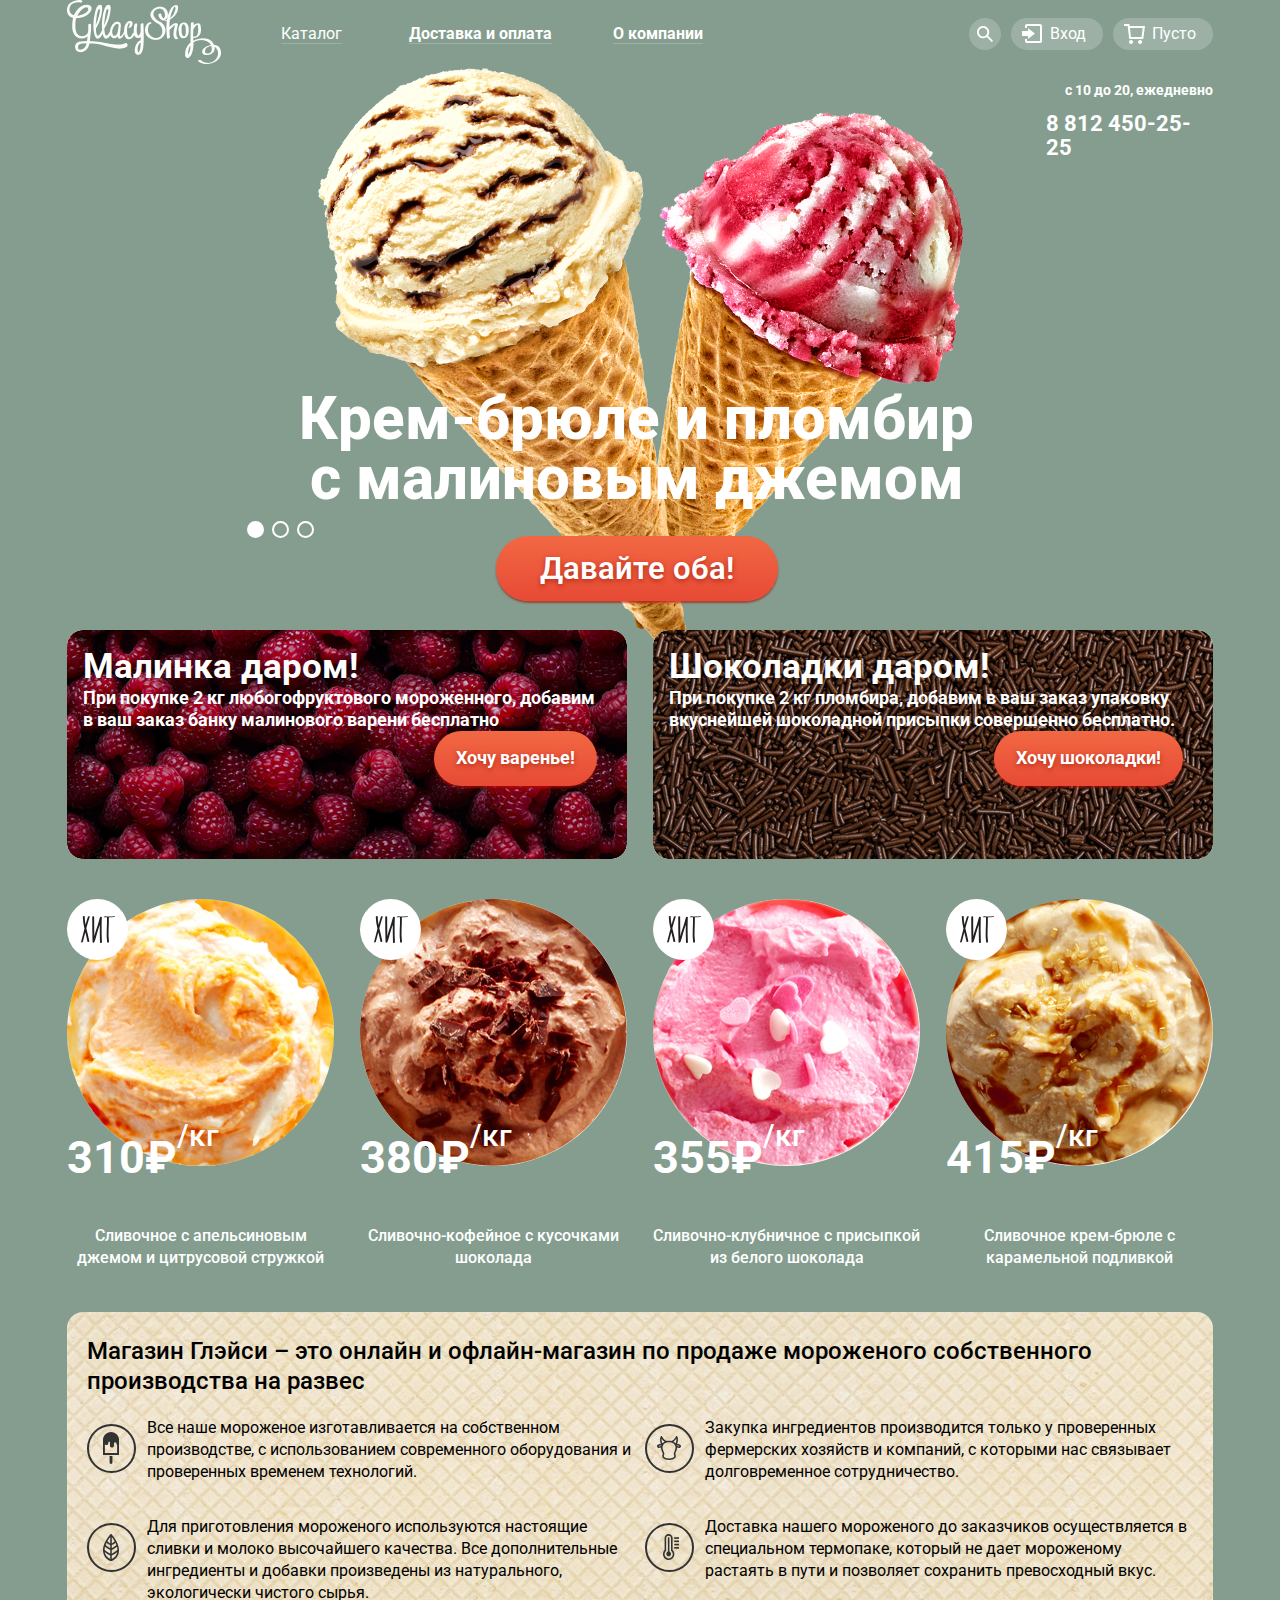
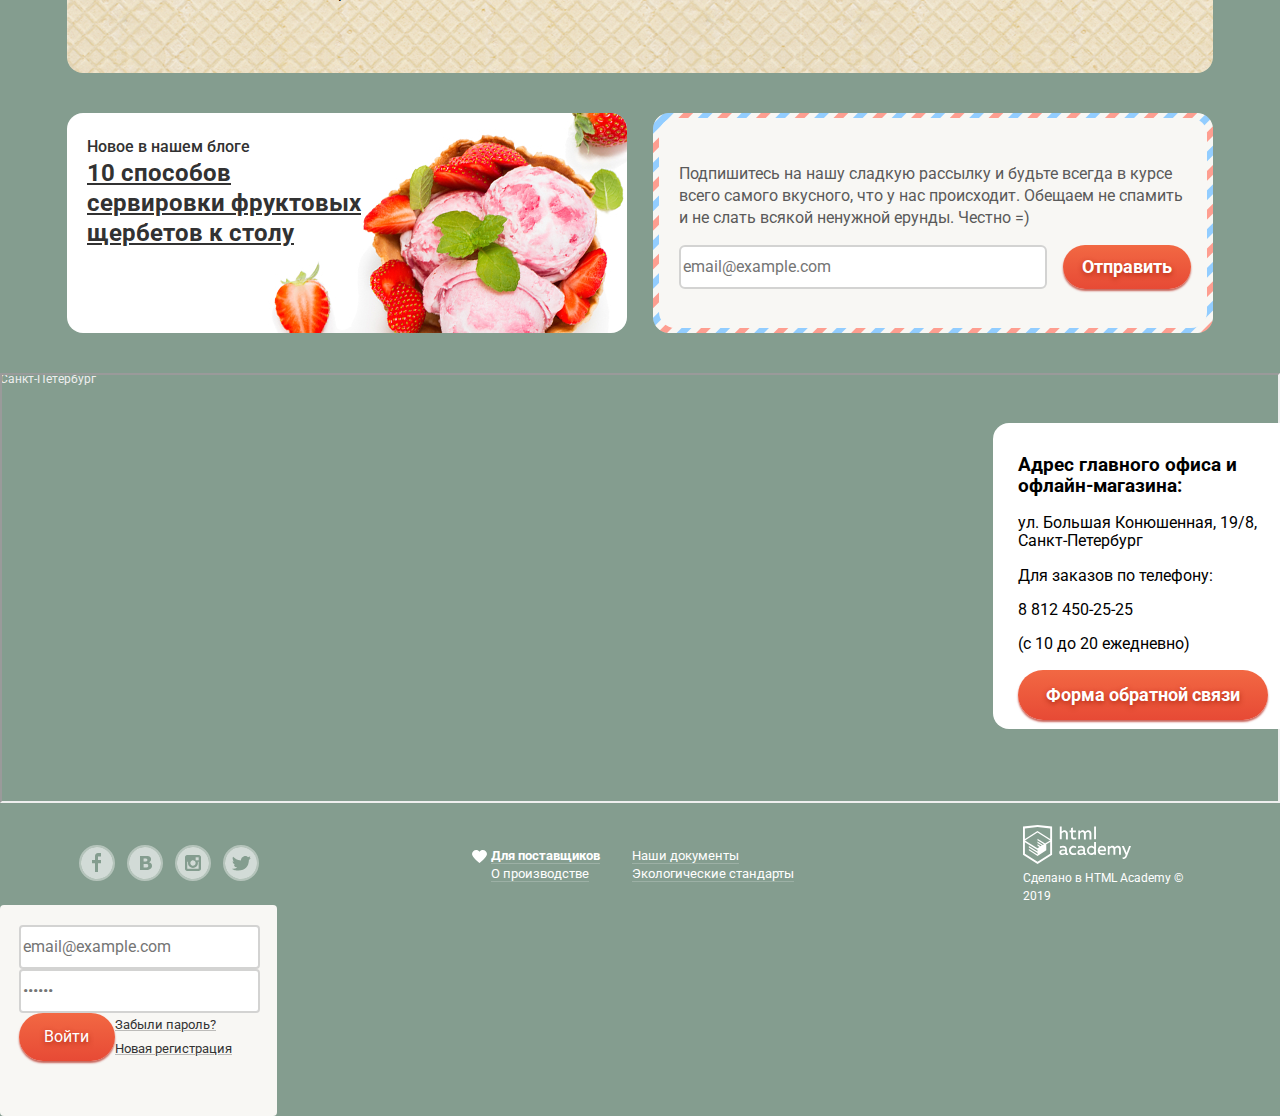
<file: index.html>
<!DOCTYPE html>
<html class="page" lang="ru">

<head>
    <meta charset="utf-8">
    <title>HTML Academy: Глейси</title>
    <link href="https://fonts.googleapis.com/css2?family=Roboto:wght@400;500;700&display=swap" rel="stylesheet">
    <link rel="stylesheet" href="css/normalize.css">
    <link rel="stylesheet" href="css/style.css">
</head>

<body class="page-body">
    <header class="main-header">
        <div class="grid-container">
            <a class="main-logo">
                <img src="img/logo.png" alt="Логотип Глейси" width="154" height="64">
            </a>
            <nav class="main-navigation">
                <ul class="site-navigation">
                    <li class="site-navigation-item site-navigation-drop"><a class="navigation-link" href="catalog.html"><button type="button" class="drop-button"><span>Каталог</span></button></a>
                        <div class="drop-content">
                            <h3>Новинки</h3>
                            <a class="drop-link" href="#">Сливочное</a>
                            <a class="drop-link" href="#">Щербеты</a>
                            <a class="drop-link" href="#">Фруктовый лед</a>
                            <a class="drop-link" href="#">Мелорин</a>
                        </div>
                    </li>
                    <li class="site-navigation-item"><a class="navigation-link"><span>Доставка и оплата</span></a></li>
                    <li class="site-navigation-item"><a class="navigation-link"><span>О компании</span></a></li>
                </ul>
            </nav>
            <div class="basket">
                <button id="button-search-hover" class="button-search" type="button" aria-label="Поиск"><span class="visually-hidden">Поиск</span></button>
                <button class="button-login" type="button">Вход</button>
                <button class="button-basket" type="button">Пусто</button>
            </div>
        </div>
    </header>
    <main class="main-section">
        <div class="site-wrapper">
            <div class="container">
                <header class="slider-header"></header>
                <section class="slider">
                    <ul class="slider-list">
                        <li class="slider-item slide slide-current">
                            <h3 class="slide-title">Крем-брюле и пломбир с малиновым джемом</h3>
                            <a class="button slide-button" href="">Давайте оба!</a>
                        </li>
                        <li class="slider-item slide">
                            <h3 class="slide-title">
                                Шоколадный пломбир и лимонный сорбет
                            </h3>
                            <a class="button slide-button" href="#">Давайте оба!</a>
                        </li>
                        <li class="slider-item slide">
                            <h3 class="slide-title">
                                Пломбир с помадкой и клубничный щербет
                            </h3>
                            <a class="button slide-button" href="#">Давайте оба!</a>
                        </li>
                        <div class="slider-controls">
                            <button class="current" type="button" aria-label="Первый слайд"></button>
                            <button type="button" aria-label="Второй слайд"></button>
                            <button type="button" aria-label="Третий слайд"></button>
                        </div>
                    </ul>
                </section>
            </div>
            <div class="contacts">
                <p>с 10 до 20, ежедневно</p>
                <a class="contacts-phone" href="88124502525">8 812 450-25-25</a>
            </div>
        </div>
        <div class="features">
            <div class="description">
                <h3>Малинка даром!</h3>
                <p>При покупке 2 кг любогофруктового мороженного, добавим в ваш заказ банку малинового варени бесплатно</p>
                <div class="button-features-position">
                    <button class="button button-features">Хочу варенье!</button>
                </div>
            </div>
            <div class="description-product">
                <h3>Шоколадки даром!</h3>
                <p>При покупке 2 кг пломбира, добавим в ваш заказ упаковку вкуснейшей шоколадной присыпки совершенно бесплатно.</p>
                <div class="button-features-position">
                    <button class="button button-features">Хочу шоколадки!</button>
                </div>
            </div>
        </div>
        <div class="catalog-ice-cream">
            <ul class="ice-cream-list">
                <li class="ice-cream-item">
                    <a class="icon-stock">
                        <img src="img/creamy.jpg" alt="Сливочное с апельсином" width="267" height="267">
                    </a>
                    <div class="ice-cream-header">
                        <h3 class="ice-cream-cost">310₽</h3>
                        <p class="text-ice-header">/кг</p>
                    </div>
                    <p>Сливочное с апельсиновым джемом и цитрусовой стружкой</p>
                </li>
                <li class="ice-cream-item">
                    <a class="icon-stock">
                        <img src="img/creamy-chocolate.jpg" alt="Сливочное с апельсином" width="267" height="267">
                    </a>
                    <div class="ice-cream-header">
                        <h3 class="ice-cream-cost">380₽</h3>
                        <p class="text-ice-header">/кг</p>
                    </div>
                    <p>Сливочно-кофейное с кусочками шоколада</p>
                </li>
                <li class="ice-cream-item">
                    <a class="icon-stock">
                        <img src="img/strawberry.jpg" alt="Сливочное с апельсином" width="267" height="267">
                    </a>
                    <div class="ice-cream-header">
                        <h3 class="ice-cream-cost">355₽</h3>
                        <p class="text-ice-header">/кг</p>
                    </div>
                    <p>Сливочно-клубничное с присыпкой из белого шоколада</p>
                </li>
                <li class="ice-cream-item">
                    <a class="icon-stock">
                        <img src="img/creme-brulee.jpg" alt="Сливочное с апельсином" width="267" height="267">
                    </a>
                    <div class="ice-cream-header">
                        <h3 class="ice-cream-cost">415₽</h3>
                        <p class="text-ice-header">/кг</p>
                    </div>
                    <p>Сливочное крем-брюле с карамельной подливкой</p>
                </li>
            </ul>
        </div>
        <div class="fabrication">
            <div class="fabrication-header">
                <h3>Магазин Глэйси – это онлайн и офлайн-магазин по продаже мороженого собственного производства на развес</h3>
            </div>
            <ul class="fabrication-list">
                <li class="fabrication-item fabrication-ice">Все наше мороженое изготавливается на собственном производстве, с использованием современного оборудования и проверенных временем технологий.</li>
                <li class="fabrication-item fabrication-cow">Закупка ингредиентов производится только у проверенных фермерских хозяйств и компаний, с которыми нас связывает долговременное сотрудничество.</li>
                <li class="fabrication-item fabrication-sheet">Для приготовления мороженого используются настоящие сливки и молоко высочайшего качества. Все дополнительные ингредиенты и добавки произведены из натурального, экологически чистого сырья.</li>
                <li class="fabrication-item fabrication-thermometer">Доставка нашего мороженого до заказчиков осуществляется в специальном термопаке, который не дает мороженому растаять в пути и позволяет сохранить превосходный вкус.</li>
            </ul>
        </div>
        <div class="blog">
            <div class="blog-description">
                <h3>Новое в нашем блоге</h3>
                <p>10 способов сервировки фруктовых щербетов к столу</p>
            </div>
            <div class="blog-email">
                <div class="blog-image">
                    <p>Подпишитесь на нашу сладкую рассылку и будьте всегда в курсе всего самого вкусного, что у нас происходит. Обещаем не спамить и не слать всякой ненужной ерунды. Честно =)</p>
                    <div class="email-form">
                        <form action="https://echo.htmlacademy.ru/" method="get">
                            <label for="email-form" aria-label="Ваш Email"></label>
                            <input class="input-email" id="email-form" type="email" name="email" placeholder="email@example.com" required>
                        </form>
                        <button class="button button-email">Отправить</button>
                    </div>
                </div>
            </div>
        </div>
    </main>
    <footer class="main-footer">
        <section class="contacts-footer">
            <div class="contact">
                <h3>Адрес главного офиса и офлайн-магазина:</h3>
                <p>ул. Большая Конюшенная, 19/8, Санкт-Петербург</p>
                <p>Для заказов по телефону:</p>
                <a class="footer-phone">8 812 450-25-25</a>
                <p>(с 10 до 20 ежедневно)</p>
                <button class="button button-contact">Форма обратной связи</button>
            </div>
            <div style="position:relative;overflow:hidden;">
                <a href="https://yandex.ru/maps/2/saint-petersburg/?utm_medium=mapframe&utm_source=maps" style="color:#eee;font-size:12px;position:absolute;top:0px;">Санкт‑Петербург</a>
                <a href="https://yandex.ru/maps/profile?ll=30.319394%2C59.938302&source=wizgeo&utm_medium=mapframe&utm_source=maps&z=16.66" style="color:#eee;font-size:12px;position:absolute;top:14px;"></a>
                <iframe class="cart-navigation" src="https://yandex.ru/map-widget/v1/-/CCQ~nTS9CA" width="500" height="430" allowfullscreen="true" style="position:relative;"></iframe>
            </div>
        </section>
        <div class="footer-link">
            <div class="social">
                <ul class="social-list">
                    <li class="social-item">
                        <a class="facebook" href="#">
                            <span class="visually-hidden">facebook</span>
                            <svg width="36" height="36" viewBox="0 0 36 36" fill="none" xmlns="http://www.w3.org/2000/svg">
                  <path d="M18 35C27.3888 35 35 27.3888 35 18C35 8.61116 27.3888 1 18 1C8.61116 1 1 8.61116 1 18C1 27.3888 8.61116 35 18 35Z" stroke="white" stroke-opacity="0.5" stroke-width="2"/>
                  <path d="M18 2C14.8355 2 11.7421 2.93838 9.11088 4.69649C6.4797 6.45459 4.42894 8.95345 3.21793 11.8771C2.00693 14.8007 1.69008 18.0177 2.30744 21.1214C2.92481 24.2251 4.44866 27.0761 6.6863 29.3137C8.92394 31.5513 11.7749 33.0752 14.8786 33.6926C17.9823 34.3099 21.1993 33.9931 24.1229 32.7821C27.0466 31.5711 29.5454 29.5203 31.3035 26.8891C33.0616 24.2579 34 21.1645 34 18C34 13.7565 32.3143 9.68687 29.3137 6.68629C26.3131 3.68571 22.2435 2 18 2ZM22.06 11.45H19V14.9H22V18.34H19V27H16V18.34H13V14.9H16V11.45C15.9449 10.5957 16.2291 9.75426 16.7908 9.1083C17.3525 8.46234 18.1464 8.06407 19 8H22V11.45H22.06Z" fill="white" fill-opacity="0.8"/>
                  </svg>
                        </a>
                    </li>
                    <li class="social-item">
                        <a class="vkontakte" href="#">
                            <span class="visually-hidden">vkontakte</span>
                            <svg width="36" height="36" viewBox="0 0 36 36" fill="none" xmlns="http://www.w3.org/2000/svg">
                  <path d="M18 35C27.3888 35 35 27.3888 35 18C35 8.61116 27.3888 1 18 1C8.61116 1 1 8.61116 1 18C1 27.3888 8.61116 35 18 35Z" stroke="white" stroke-opacity="0.5" stroke-width="2"/>
                  <path d="M18.64 16.49C18.9652 16.4904 19.2875 16.4293 19.59 16.31C19.8645 16.2077 20.0922 16.0085 20.23 15.75C20.3343 15.4964 20.3854 15.2241 20.38 14.95C20.376 14.7057 20.3143 14.4659 20.2 14.25C20.0714 14.0066 19.8523 13.8235 19.59 13.74C19.2687 13.627 18.9306 13.5695 18.59 13.57H16.59V16.57H17.16C17.75 16.52 18.24 16.51 18.64 16.49Z" fill="white" fill-opacity="0.8"/>
                  <path d="M20.12 19.08C19.751 19.0101 19.3752 18.9832 19 19H16.61V22.5H19.06C19.4757 22.4953 19.8865 22.4104 20.27 22.25C20.591 22.1392 20.8632 21.9199 21.04 21.63C21.1865 21.3527 21.2621 21.0436 21.26 20.73C21.2753 20.3782 21.1848 20.0298 21 19.73C20.7922 19.4167 20.4806 19.1865 20.12 19.08Z" fill="white" fill-opacity="0.8"/>
                  <path d="M18 2C14.8355 2 11.7421 2.93838 9.11088 4.69649C6.4797 6.45459 4.42894 8.95345 3.21793 11.8771C2.00693 14.8007 1.69008 18.0177 2.30744 21.1214C2.92481 24.2251 4.44866 27.0761 6.6863 29.3137C8.92394 31.5513 11.7749 33.0752 14.8786 33.6926C17.9823 34.3099 21.1993 33.9931 24.1229 32.7821C27.0466 31.5711 29.5454 29.5203 31.3035 26.8891C33.0616 24.2579 34 21.1645 34 18C34 13.7565 32.3143 9.68687 29.3137 6.68629C26.3131 3.68571 22.2435 2 18 2ZM24.6 22.53C24.3376 23.056 23.9537 23.5119 23.48 23.86C22.9342 24.2714 22.3122 24.5705 21.65 24.74C20.8286 24.9383 19.9848 25.029 19.14 25.01H13V11H18.45C19.2781 10.9868 20.1063 11.0235 20.93 11.11C21.473 11.194 21.9994 11.3627 22.49 11.61C22.9868 11.8462 23.4013 12.2258 23.68 12.7C23.9455 13.1728 24.0801 13.7079 24.07 14.25C24.0819 14.8916 23.8931 15.5209 23.53 16.05C23.1452 16.588 22.6142 17.0045 22 17.25V17.32C22.8272 17.4588 23.5898 17.8541 24.18 18.45C24.7295 19.0712 25.0163 19.8815 24.98 20.71C25.0043 21.3386 24.8738 21.9636 24.6 22.53Z" fill="white" fill-opacity="0.8"/>
                  </svg>
                        </a>
                    </li>
                    <li class="social-item">
                        <a class="instagram" href="#">
                            <span class="visually-hidden">instagram</span>
                            <svg width="36" height="36" viewBox="0 0 36 36" fill="none" xmlns="http://www.w3.org/2000/svg">
                  <path d="M18 35C27.3888 35 35 27.3888 35 18C35 8.61116 27.3888 1 18 1C8.61116 1 1 8.61116 1 18C1 27.3888 8.61116 35 18 35Z" stroke="white" stroke-opacity="0.5" stroke-width="2"/>
                  <g opacity="0.8">
                  <path d="M22.92 18C22.92 19.3155 22.3974 20.5771 21.4673 21.5072C20.5371 22.4374 19.2755 22.96 17.96 22.96C16.6445 22.96 15.3829 22.4374 14.4528 21.5072C13.5226 20.5771 13 19.3155 13 18C13.001 17.6158 13.048 17.233 13.14 16.86H12.24V23.7H23.64V16.86H22.74C22.8406 17.2325 22.901 17.6147 22.92 18Z" fill="white"/>
                  <path d="M18 20.66C18.5252 20.656 19.0375 20.4967 19.4723 20.202C19.9071 19.9073 20.245 19.4905 20.4432 19.0042C20.6415 18.5178 20.6913 17.9836 20.5864 17.4689C20.4816 16.9542 20.2266 16.4821 19.8539 16.1121C19.4811 15.7421 19.0071 15.4908 18.4916 15.3897C17.9762 15.2887 17.4424 15.3425 16.9575 15.5445C16.4726 15.7464 16.0584 16.0873 15.7669 16.5243C15.4755 16.9613 15.32 17.4748 15.32 18C15.3213 18.3506 15.3917 18.6976 15.5271 19.021C15.6625 19.3444 15.8602 19.638 16.1091 19.8851C16.358 20.1321 16.653 20.3276 16.9775 20.4606C17.3019 20.5936 17.6494 20.6613 18 20.66Z" fill="white"/>
                  <path d="M23.68 12.3H20.64V15.34H23.68V12.3Z" fill="white"/>
                  <path d="M18 2C14.8355 2 11.7421 2.93838 9.11088 4.69649C6.4797 6.45459 4.42894 8.95345 3.21793 11.8771C2.00693 14.8007 1.69008 18.0177 2.30744 21.1214C2.92481 24.2251 4.44866 27.0761 6.6863 29.3137C8.92394 31.5513 11.7749 33.0752 14.8786 33.6926C17.9823 34.3099 21.1993 33.9931 24.1229 32.7821C27.0466 31.5711 29.5454 29.5203 31.3035 26.8891C33.0616 24.2579 34 21.1645 34 18C34 13.7565 32.3143 9.68687 29.3137 6.68629C26.3131 3.68571 22.2435 2 18 2ZM26 23.7C26.0027 24.0045 25.9444 24.3064 25.8285 24.588C25.7127 24.8696 25.5416 25.1251 25.3253 25.3395C25.1091 25.5539 24.8521 25.7228 24.5695 25.8362C24.2869 25.9497 23.9845 26.0054 23.68 26H12.28C11.9793 25.9987 11.6818 25.9382 11.4044 25.8219C11.1271 25.7056 10.8754 25.5358 10.6637 25.3222C10.4519 25.1086 10.2844 24.8554 10.1705 24.5771C10.0566 24.2988 9.99869 24.0007 10 23.7V12.3C9.99869 11.9993 10.0566 11.7012 10.1705 11.4229C10.2844 11.1446 10.4519 10.8914 10.6637 10.6778C10.8754 10.4642 11.1271 10.2944 11.4044 10.1781C11.6818 10.0618 11.9793 10.0013 12.28 10H23.67C23.9749 9.99467 24.2778 10.0503 24.561 10.1636C24.8441 10.2769 25.1017 10.4457 25.3188 10.6599C25.5358 10.8742 25.7079 11.1296 25.8249 11.4112C25.9418 11.6929 26.0014 11.995 26 12.3V23.7Z" fill="white"/>
                  </g>
                  </svg>
                        </a>
                    </li>
                    <li class="social-item">
                        <a class="twitter" href="#">
                            <span class="visually-hidden">twitter</span>
                            <svg width="36" height="36" viewBox="0 0 36 36" fill="none" xmlns="http://www.w3.org/2000/svg">
                  <path d="M18 35C27.3888 35 35 27.3888 35 18C35 8.61116 27.3888 1 18 1C8.61116 1 1 8.61116 1 18C1 27.3888 8.61116 35 18 35Z" stroke="white" stroke-opacity="0.5" stroke-width="2"/>
                  <path d="M18 2C14.8355 2 11.7421 2.93838 9.11088 4.69649C6.4797 6.45459 4.42894 8.95345 3.21793 11.8771C2.00693 14.8007 1.69008 18.0177 2.30744 21.1214C2.92481 24.2251 4.44866 27.0761 6.6863 29.3137C8.92394 31.5513 11.7749 33.0752 14.8786 33.6926C17.9823 34.3099 21.1993 33.9931 24.1229 32.7821C27.0466 31.5711 29.5454 29.5203 31.3035 26.8891C33.0616 24.2579 34 21.1645 34 18C34 13.7565 32.3143 9.68687 29.3137 6.68629C26.3131 3.68571 22.2435 2 18 2ZM25.94 14.81C25.69 21.33 22.48 25.64 14.94 25.51H14.46C14.01 25.51 9.91001 25.07 9.11001 23.69C10.8989 23.9555 12.7228 23.5494 14.23 22.55C13.18 22.26 11.31 22.09 10.98 19.7C11.3928 19.8642 11.8441 19.9058 12.28 19.82C11 19 9.53001 18.3 9.61001 16.17C10.028 16.4893 10.5445 16.652 11.07 16.63C10.3 16.4 8.92001 13.39 10.07 11.85C12.07 13.64 14.14 15.33 17.87 15.49C18.1 13.28 19.11 11.79 21.04 11.17C21.7375 10.9333 22.4908 10.9157 23.1986 11.1195C23.9065 11.3232 24.5351 11.7387 25 12.31C25.74 12.08 26.45 11.84 27.19 11.62C27.1758 11.9571 27.0846 12.2865 26.9234 12.5829C26.7622 12.8793 26.5353 13.1349 26.26 13.33C26.5167 13.3601 26.7768 13.3336 27.0221 13.2524C27.2674 13.1712 27.492 13.0372 27.68 12.86C27.5628 13.2985 27.3443 13.7034 27.0421 14.0421C26.7399 14.3808 26.3624 14.6438 25.94 14.81Z" fill="white" fill-opacity="0.8"/>
                  </svg>
                        </a>
                    </li>
                </ul>
            </div>
            <div class="about-us">
                <ul class="about-list">
                    <li class="about-item"><span class="footer-underline">Для поставщиков</span></li>
                    <li class="about-us-item"><span class="footer-underline">О производстве</span></li>
                </ul>
                <ul class="about-list-footer">
                    <li class="about-us-item"><span class="footer-underline">Наши документы</span></li>
                    <li class="about-us-item"><span class="footer-underline">Экологические стандарты</span></li>
                </ul>
            </div>
            <div class="partners">
                <a class="academy-link" href="">
                    <svg width="108" height="39" viewBox="0 0 108 39" fill="none" xmlns="http://www.w3.org/2000/svg">
              <path d="M44.582 28.426C44.7698 28.4144 44.9553 28.3771 45.134 28.3151V29.7263C44.7564 29.8745 44.3566 29.9496 43.9538 29.948C43.6117 29.9839 43.2676 29.9061 42.9692 29.7255C42.6707 29.5448 42.4327 29.2703 42.2882 28.94C41.3994 29.6974 40.2878 30.1005 39.1473 30.0791C37.6339 30.0791 36.2348 29.2021 36.2348 27.3776C36.2348 25.1197 38.2145 24.4241 39.9468 24.4241C40.6765 24.4355 41.4034 24.5233 42.1169 24.6862V24.3737C42.1169 23.275 41.3554 22.4988 39.9277 22.4988C38.894 22.5023 37.8726 22.7358 36.9296 23.1843V21.3699C37.9559 20.9951 39.0325 20.7977 40.1181 20.7852C42.4785 20.7852 43.9253 21.9747 43.9253 24.6459V27.8111C43.912 27.962 43.9555 28.1123 44.0465 28.2294C44.1374 28.3465 44.2683 28.4207 44.4107 28.436C44.4679 28.4427 44.5258 28.4393 44.582 28.426ZM38.1479 27.2163C38.177 27.5946 38.3467 27.9451 38.6198 28.1908C38.8929 28.4366 39.247 28.5574 39.6041 28.5268H39.7088C40.6057 28.5405 41.4713 28.1782 42.1169 27.5187V25.9966C41.522 25.8626 40.9165 25.7883 40.3084 25.7749C39.2615 25.7749 38.1479 26.1277 38.1479 27.2365V27.2163Z" fill="white"/>
              <path d="M50.5022 20.7651C51.4002 20.7443 52.2873 20.9774 53.072 21.4404V23.2448C52.3925 22.7578 51.5891 22.5011 50.7687 22.5089C50.0431 22.4476 49.3241 22.6933 48.7693 23.1922C48.2145 23.6912 47.869 24.4027 47.8085 25.1709C47.7481 25.9391 47.9776 26.7014 48.4468 27.2907C48.916 27.88 49.5867 28.2484 50.3118 28.3151C50.4639 28.3252 50.6165 28.3252 50.7687 28.3151C51.6191 28.315 52.4551 28.0823 53.1957 27.6397V29.4541C52.3309 29.8749 51.387 30.0817 50.4355 30.0589C49.8841 30.1 49.3303 30.0253 48.8062 29.8391C48.282 29.6529 47.7978 29.3589 47.3812 28.974C46.9647 28.589 46.624 28.1207 46.3789 27.5959C46.1337 27.0711 45.9888 26.5002 45.9526 25.916C45.9526 25.7749 45.9526 25.6237 45.9526 25.4826C45.9335 24.882 46.0266 24.2834 46.2264 23.721C46.4263 23.1586 46.729 22.6435 47.1171 22.2052C47.5053 21.767 47.9713 21.4142 48.4885 21.167C49.0057 20.9199 49.5638 20.7833 50.131 20.7651C50.2545 20.7555 50.3786 20.7555 50.5022 20.7651Z" fill="white"/>
              <path d="M62.6661 28.426C62.8538 28.4144 63.0394 28.3771 63.2181 28.3151V29.7263C62.8404 29.8745 62.4407 29.9496 62.0379 29.948C61.6958 29.9839 61.3517 29.9061 61.0532 29.7255C60.7548 29.5448 60.5168 29.2703 60.3723 28.94C59.4834 29.6974 58.3719 30.1005 57.2313 30.0791C55.718 30.0791 54.3189 29.2021 54.3189 27.3776C54.3189 25.1197 56.2986 24.4241 58.0308 24.4241C58.7606 24.4355 59.4875 24.5233 60.2009 24.6862V24.3737C60.2009 23.275 59.4395 22.4988 58.0118 22.4988C56.9781 22.5023 55.9567 22.7358 55.0137 23.1843V21.3699C56.04 20.9951 57.1166 20.7977 58.2022 20.7852C60.5626 20.7852 62.0093 21.9747 62.0093 24.6459V27.8111C61.9961 27.962 62.0396 28.1123 62.1305 28.2294C62.2215 28.3465 62.3524 28.4207 62.4948 28.436C62.552 28.4427 62.6099 28.4393 62.6661 28.426ZM56.232 27.2163C56.2611 27.5946 56.4308 27.9451 56.7039 28.1908C56.977 28.4366 57.331 28.5574 57.6882 28.5268H57.7929C58.6897 28.5405 59.5553 28.1782 60.2009 27.5187V25.9966C59.6061 25.8626 59.0006 25.7883 58.3925 25.7749C57.336 25.7749 56.232 26.1277 56.232 27.2365V27.2163Z" fill="white"/>
              <path d="M72.974 16.9648V29.8271H71.2989V28.426C70.9277 28.9464 70.445 29.3659 69.8906 29.6498C69.3362 29.9338 68.726 30.074 68.1103 30.0589C66.9966 29.9812 65.9524 29.4578 65.1895 28.5949C64.4267 27.732 64.0022 26.5941 64.0022 25.412C64.0022 24.2299 64.4267 23.092 65.1895 22.2291C65.9524 21.3662 66.9966 20.8428 68.1103 20.7651C68.6778 20.7487 69.2416 20.8669 69.7603 21.1111C70.2791 21.3553 70.7397 21.7192 71.1085 22.1763V16.9648H73.0121H72.974ZM68.4435 22.4888C67.7114 22.4888 67.0093 22.7967 66.4917 23.345C65.9741 23.8932 65.6833 24.6367 65.6833 25.412C65.6833 26.1873 65.9741 26.9308 66.4917 27.479C67.0093 28.0272 67.7114 28.3352 68.4435 28.3352C69.0099 28.3399 69.5648 28.166 70.0377 27.8358C70.5105 27.5055 70.88 27.0337 71.099 26.4805V24.3334C70.8734 23.786 70.5021 23.32 70.0305 22.9924C69.5589 22.6648 69.0075 22.4898 68.4435 22.4888Z" fill="white"/>
              <path d="M78.9989 20.7651C82.3111 20.7651 83.4532 23.5976 82.9202 26.1478H76.6479C76.8573 27.7304 78.3136 28.3856 79.8364 28.3856C80.7481 28.3862 81.6485 28.1728 82.4729 27.7607V29.4541C81.5292 29.8805 80.5099 30.0868 79.4843 30.0589C76.9335 30.0589 74.7253 28.5167 74.7253 25.412C74.6709 24.2403 75.0569 23.0935 75.799 22.2226C76.5411 21.3517 77.5787 20.8276 78.6848 20.7651H78.9989ZM79.0845 22.398C78.7864 22.3733 78.4865 22.411 78.2021 22.5091C77.9178 22.6071 77.6544 22.7637 77.4272 22.9696C77.2 23.1756 77.0134 23.427 76.8781 23.7095C76.7427 23.9919 76.6613 24.2998 76.6384 24.6157V24.6761H81.2546C81.281 24.4048 81.2565 24.1305 81.1828 23.8692C81.109 23.6078 80.9873 23.3643 80.8247 23.1528C80.662 22.9412 80.4616 22.7657 80.2349 22.6362C80.0082 22.5067 79.7596 22.4257 79.5033 22.398C79.3644 22.3779 79.2235 22.3779 79.0845 22.398Z" fill="white"/>
              <path d="M84.8048 21.007H86.4514V22.1057C86.8022 21.6912 87.2302 21.3581 87.7085 21.1273C88.1868 20.8966 88.7051 20.7732 89.2306 20.7651C89.7436 20.7308 90.2557 20.8439 90.7131 21.0923C91.1704 21.3407 91.5559 21.7152 91.829 22.1763C92.2017 21.748 92.6511 21.4026 93.1512 21.1603C93.6513 20.918 94.1919 20.7837 94.7415 20.7651C95.1767 20.7503 95.6099 20.8337 96.0124 21.0095C96.4148 21.1854 96.7775 21.4498 97.0762 21.7853C97.3749 22.1207 97.603 22.5196 97.7453 22.9554C97.8876 23.3912 97.9408 23.854 97.9015 24.3133V29.8271H95.9979V24.3737C96.0405 23.93 95.915 23.4866 95.6491 23.1407C95.3832 22.7948 94.9986 22.5749 94.5797 22.5291H94.3513C93.9544 22.565 93.569 22.6885 93.2198 22.8916C92.8707 23.0947 92.5655 23.373 92.324 23.7085V29.8271H90.4204V24.3737C90.463 23.93 90.3375 23.4866 90.0716 23.1407C89.8057 22.7948 89.4211 22.5749 89.0022 22.5291H88.7738C88.3331 22.5669 87.906 22.7087 87.5239 22.9442C87.1418 23.1797 86.8144 23.5028 86.5656 23.8899V29.8372H84.8048V21.007Z" fill="white"/>
              <path d="M106.096 21.007H108L104.098 31.0165C103.146 33.3148 102.013 34.0406 100.747 34.0406C100.379 34.0306 100.012 33.9799 99.6528 33.8894V32.2564C99.9273 32.3449 100.213 32.3891 100.5 32.3874C101.452 32.3874 102.08 31.7121 102.565 30.3714L102.737 29.9279L98.7771 21.0372H100.804L103.66 27.6901L106.096 21.007Z" fill="white"/>
              <path d="M38.6999 1.5221V6.56216C39.0514 6.18238 39.4703 5.87999 39.9326 5.67239C40.3949 5.46479 40.8914 5.35609 41.3935 5.35255C41.8191 5.32525 42.2457 5.38705 42.6487 5.53441C43.0518 5.68177 43.4235 5.9118 43.7426 6.21136C44.0617 6.51091 44.3219 6.87413 44.5084 7.28024C44.6949 7.68635 44.804 8.1274 44.8295 8.57819C44.839 8.7023 44.839 8.82703 44.8295 8.95115V14.4045H42.9259V9.20315C42.9563 8.94983 42.9387 8.69261 42.8739 8.44662C42.8091 8.20064 42.6985 7.97087 42.5486 7.77081C42.3988 7.57076 42.2126 7.40447 42.0012 7.28173C41.7897 7.15899 41.5572 7.08227 41.3174 7.05609C41.2192 7.04604 41.1204 7.04604 41.0223 7.05609C40.552 7.08571 40.0954 7.23494 39.6912 7.49112C39.2869 7.74731 38.9469 8.1029 38.6999 8.52779V14.3743H36.7963V1.5221H38.6999Z" fill="white"/>
              <path d="M49.9025 2.41923V5.56423H52.9197V7.28793H49.9025V11.32C49.9025 12.4792 50.407 12.8622 51.4825 12.8622C52.0604 12.862 52.6327 12.7421 53.1672 12.5094V14.2029C52.4477 14.4649 51.6912 14.5944 50.9305 14.5859C50.5972 14.6311 50.2589 14.6061 49.9348 14.5124C49.6107 14.4187 49.3073 14.2581 49.042 14.0399C48.7767 13.8216 48.5547 13.5501 48.3888 13.2407C48.2228 12.9314 48.1162 12.5904 48.0751 12.2373C48.0561 12.053 48.0561 11.8671 48.0751 11.6829V7.26777H46.5522V5.54407H48.0465V2.88292L49.9025 2.41923Z" fill="white"/>
              <path d="M55.2992 14.3843V5.56423H56.9458V6.66296C57.2966 6.24843 57.7246 5.9153 58.2029 5.68457C58.6812 5.45384 59.1995 5.33049 59.725 5.32231C60.238 5.28809 60.7501 5.40114 61.2075 5.64952C61.6648 5.8979 62.0503 6.27241 62.3234 6.73352C62.6961 6.30524 63.1455 5.95987 63.6456 5.71757C64.1457 5.47528 64.6863 5.3409 65.2359 5.32231C65.6711 5.30757 66.1043 5.39091 66.5068 5.56679C66.9092 5.74267 67.2719 6.00709 67.5706 6.34254C67.8693 6.67799 68.0974 7.07682 68.2397 7.51263C68.382 7.94843 68.4352 8.41127 68.3959 8.87051V14.3843H66.4923V8.93099C66.5174 8.70892 66.5005 8.48378 66.4425 8.26873C66.3845 8.05367 66.2866 7.853 66.1546 7.67845C66.0226 7.5039 65.859 7.35896 65.6735 7.2521C65.488 7.14524 65.2842 7.07861 65.0741 7.05609H64.8457C64.4465 7.09568 64.0597 7.22385 63.7104 7.43226C63.3611 7.64067 63.0572 7.92465 62.8184 8.2657V14.3843H60.9148V8.93099C60.9398 8.70582 60.9216 8.47762 60.8612 8.26009C60.8009 8.04255 60.6997 7.84016 60.5637 7.66507C60.4277 7.48997 60.2597 7.34578 60.0698 7.24113C59.8799 7.13648 59.672 7.07354 59.4585 7.05609H59.2301C58.7894 7.09388 58.3624 7.23572 57.9803 7.47121C57.5982 7.70669 57.2707 8.02984 57.0219 8.4169V14.3743H55.2992V14.3843Z" fill="white"/>
              <path d="M72.974 1.51202H71.118V14.3743H72.974V1.51202Z" fill="white"/>
              <path d="M14.6957 0H14.5434L0 1.61282V29.8372L14.5434 39L29.0868 29.8372V1.61282L14.6957 0ZM27.1832 28.678L14.5434 36.6413L1.90359 28.678V17.1362L14.4863 25.0693V26.5107L5.85353 21.0675V22.4585L14.5244 27.9723V29.444L5.86305 23.9806V25.3717L14.5339 30.8855L23.2809 25.3414V19.3538L27.1832 16.8842V28.678ZM27.1832 15.4125L23.7092 17.5697L22.1102 18.5777L14.4958 13.7795V15.1706L21.0061 19.2732H20.9395L20.7967 19.3639L19.8449 19.9385L14.4768 16.5516V17.9426L18.7123 20.6139L17.7129 21.3195L14.5148 19.3034V20.6945L16.6183 22.0049L14.4768 23.3657L1.96069 15.4831L14.4958 7.49961L27.1832 15.4125ZM27.1832 14.0114L14.4768 6.04807L1.90359 14.0013V3.41716L14.5529 2.01602L27.1927 3.41716V14.0114H27.1832Z" fill="white"/>
              </svg>
                </a>
                <p>Сделано в <span>HTML Academy</span> © 2019</p>
            </div>
        </div>
    </footer>
    <section id="hover-search" class="modal modal-login">
        <form class="modal-open-login" action="https://echo.htmlacademy.ru/" method="get">
            <div class="login-field">
                <label class="visually-hidden" for="form-login">Ваш логин:</label>
                <input class="form-icon-login" id="form-login" type="text" name="login" placeholder="email@example.com" required>
            </div>
            <div class="password-field">
                <label class="visually-hidden" for="form-password">Ваш пароль:</label>
                <input class="form-icon-password" id="form-password" type="password" name="password-field" placeholder="••••••" required>
            </div>
            <div class="login-helper">
                <button class="button login-button">Войти</button>
                <div class="helper">
                    <a class="forgot-password">Забыли пароль?</a>
                    <a class="registration">Новая регистрация</a>
                </div>
            </div>
        </form>
    </section>
    <section class="modal-open-written modal-written">
        <h2 class="modal-header">Мы обязательно вам ответим!</h2>
        <form class="modal-form-name" action="https://echo.htmlacademy.ru/" method="get">
            <div class="modal-flex">
                <div>
                    <label for="form-name" aria-label="Имя и Фамилия"></label>
                    <input class="form-icon-name modal-error" type="text" id="form-name" name="name-field" placeholder="Имя Фамилия" required>
                </div>
                <div>
                    <label class="modal-form" for="form-email" aria-label="Ваш email"></label>
                    <input class="form-icon-email" type="email" id="form-email" name="our-email" placeholder="email@example.com" required>
                </div>
            </div>
            <label class="modal-form" for="comment-field" aria-label="Текст письма"></label>
            <textarea class="textarea-modal" name="comment" id="comment-field" rows="7" placeholder="В свободной форме" required></textarea>
            <div class="button-mod">
                <button class="button button-modal" type="submit"><span>Отправить</span></button>
            </div>
            <button class="modal-close" type="button" aria-label="Закрыть"></button>
        </form>
    </section>
    <script src="js/modal-show.js"></script>
</body>

</html>
</file>
<file: css/style.css>
:root {
    --background-img-green: #849D8F;
    --background-img-3: #9D8B84;
    --text-color: #FFFFFF;
    --button-color-red: #F26843;
    --button-color-gradient: #E74A35;
    --black-text: #323232;
    --color-email: #F8F7F4;
    --color-guidance: #EDEDED;
    --modal-border: #D3D3D2;
    --modal-background: #E5E5E5;
    --email-text: #5A5A5A;
    --catalog-now: #D07058;
    --toggle-color: #ABABAB;
    --border-bottom: #CACAC7;
}

*,
*::before,
*::after {
    box-sizing: border-box;
}

body {
    padding: 0;
    margin: 0;
    font-size: 16px;
    min-width: 1200px;
    font-family: "Roboto", "Roboto-medium", "Roboto-bold", sans-serif;
    font-weight: 400;
}

a {
    text-decoration: none;
}

img {
    max-width: 100%;
    height: auto;
}

ul {
    padding: 0;
    margin: 0;
}

.page-body {
    height: 100%;
    display: grid;
    grid-template-rows: min-content 1fr min-content;
    align-content: start;
    background-color: var(--background-img-green);
}

.grid-container {
    display: grid;
    max-width: 1146px;
    margin: 0 auto;
    grid-template-columns: min-content 1fr min-content;
    align-items: center;
}

.main-logo {
    width: 160px;
}

.site-navigation {
    list-style: none;
    display: flex;
    justify-content: flex-start;
    align-items: center;
    flex-wrap: wrap;
}

.site-navigation-item span {
    border-bottom: 1px solid rgba(255, 255, 255, 0.2);
}

.site-navigation-drop {
    position: relative;
    display: inline-block;
}

.drop-button {
    color: var(--text-color);
    background-color: inherit;
    border: none;
    outline: none;
}

.drop-content {
    display: none;
    position: absolute;
    background-color: var(--text-color);
    width: 143px;
    z-index: 1;
    padding: 13px 20px 14px 21px;
    margin-top: 15px;
}

.drop-content h3 {
    padding: 0;
    margin: 0;
    font-size: 14px;
    line-height: 18px;
    font-weight: 700;
    color: var(--black-text);
}

.drop-link {
    display: block;
    font-size: 14px;
    line-height: 16px;
    color: var(--black-text);
}

.drop-content .drop-link:hover {
    padding: 0;
}

.site-navigation-drop:hover .drop-content {
    display: block;
}

.site-navigation-drop:hover .drop-button {
    color: var(--black-text);
}

.navigation-link {
    font-size: 16px;
    line-height: 18px;
    font-weight: 700;
    margin-left: 35px;
    padding: 9px 13px 11px 13px;
    text-decoration: none;
    color: var(--text-color);
}

.navigation-link:hover {
    border-bottom: none;
    border-radius: 26px;
    color: var(--black-text);
    background-color: var(--text-color);
}

.navigation-link:active {
    border-radius: 26px;
    color: var(--black-text);
    background-color: var(--color-guidance);
    box-shadow: inset 0px 2px 1px #696969;
}

.site-navigation-catalog a:not(href) {
    color: var(--text-color);
}

.site-navigation-catalog {
    padding: 9px 14px 11px 14px;
    border-radius: 26px;
    background-color: var(--catalog-now);
}

.basket {
    display: flex;
}

.button-search {
    position: relative;
    width: 32px;
    height: 32px;
    background: rgba(255, 255, 255, 0.2);
    border-radius: 50%;
    border: none;
    outline: none;
    margin-right: 10px;
}

.button-search::before {
    content: "";
    position: absolute;
    width: 16px;
    height: 16px;
    top: 8px;
    left: 8px;
    background-image: url("../img/icon-search.svg");
    background-position: 0 0;
    background-repeat: no-repeat;
}

.button-search:hover::before {
    background-image: url("../img/icon-hover-search.svg");
}

.button-search:hover {
    background-color: var(--text-color);
}

.button-login {
    position: relative;
    width: 92px;
    height: 32px;
    background: rgba(255, 255, 255, 0.2);
    border: none;
    color: var(--text-color);
    outline: none;
    border-radius: 20px;
    margin-right: 10px;
    padding-left: 28px;
}

.button-login::before {
    content: "";
    position: absolute;
    width: 20px;
    height: 19px;
    top: 6px;
    left: 11px;
    background-image: url("../img/icon-login.svg");
    background-repeat: no-repeat;
}

.button-login:hover::before {
    background-image: url("../img/login-hover.svg");
}

.button-login:hover {
    color: var(--black-text);
    background-color: var(--text-color);
}

.button-basket {
    position: relative;
    width: 100px;
    height: 32px;
    background: rgba(255, 255, 255, 0.2);
    border: none;
    border-radius: 20px;
    color: var(--text-color);
    margin-right: 10px;
    outline: none;
    padding-left: 28px;
}

.button-basket:nth-child(2n+1) {
    margin-right: 0;
}

.button-basket::before {
    content: "";
    position: absolute;
    width: 21px;
    height: 20px;
    top: 6px;
    left: 11px;
    background-image: url("../img/icon-basket.svg");
    background-repeat: no-repeat;
}


/* sider */

.site-wrapper {
    display: flex;
    max-width: 1146px;
    min-width: 940px;
    background-color: var(--background-img-green);
    background-image: url("../img/ice-cream-1.png");
    background-repeat: no-repeat;
    background-position: top center;
    margin: 0 auto;
    padding-bottom: 60px;
}

.container {
    flex: 2;
    width: 900px;
    margin: 0 auto;
    padding: 0 20px;
}

.slider {
    position: relative;
    padding-top: 321px;
    text-align: center;
    color: var(--text-color);
    margin-left: 160px;
}

.slider-list {
    list-style: none;
    margin: 0;
    padding: 0;
}

.slide {
    display: none;
}

.slide-current {
    display: block;
}

.slide-title {
    width: 700px;
    margin: 0 auto;
    margin-bottom: 27px;
    font-size: 60px;
    line-height: 60px;
    font-weight: 800;
}

.button {
    display: inline-block;
    text-align: center;
    color: var(--text-color);
    vertical-align: top;
    text-decoration: none;
    text-shadow: 0 2px 5px rgba(160, 32, 11, 0.76);
    background: var(--button-color-red);
    background: linear-gradient(to bottom, var(--button-color-red), var(--button-color-gradient));
    border-radius: 50px;
    box-shadow: 0 2px 2px rgba(172, 16, 0, 0.64);
    border: none;
    cursor: pointer;
    outline: none;
}

.slide-button {
    font-weight: 600;
    font-size: 31px;
    line-height: 41px;
    padding: 12px 44px;
}

.button:hover {
    background: linear-gradient(to bottom, #f58669, #ec6f5e);
    box-shadow: 0 2px 2px rgba(172, 16, 0, 1);
}

.button:active {
    background: linear-gradient(to bottom, #d84732, #e1613e);
    box-shadow: inset 0 2px 2px rgba(172, 16, 0, 1);
}

.slider-controls {
    position: absolute;
    bottom: 63px;
    left: 0;
    z-index: 20;
    display: flex;
    width: 67px;
    justify-content: space-between;
}

.slider-controls .current {
    background-color: var(--text-color);
}

.slider-controls button {
    padding: 0;
    width: 17px;
    height: 17px;
    background-color: transparent;
    border: 2px solid #ffffff;
    border-radius: 50%;
    cursor: pointer;
}

.contacts {
    display: flex;
    flex: 1;
    justify-content: flex-end;
    flex-wrap: wrap;
    max-width: 167px;
    height: 40px;
    color: var(--text-color);
}

.contacts a:not(href) {
    color: var(--text-color);
}

.contacts p {
    font-size: 14px;
    line-height: 16px;
    font-weight: 700;
}

.contacts-phone {
    font-size: 22px;
    line-height: 24px;
    font-weight: 700;
}


/* features */

.features {
    display: flex;
    justify-content: space-between;
    flex-wrap: wrap;
    max-width: 1146px;
    margin: 0 auto;
    margin-top: -31px;
    margin-bottom: 40px;
}

.description {
    background-image: url("../img/raspberries.jpg");
    width: 560px;
    height: 229px;
    border-radius: 16px;
    background-repeat: no-repeat;
    background-position: 0 0;
    padding: 16px 30px 22px 16px;
}

.description h3,
.description-product h3 {
    font-size: 35px;
    line-height: 41px;
    font-weight: 700;
    color: var(--text-color);
    margin: 0;
}

.description p,
.description-product p {
    font-size: 18px;
    line-height: 22px;
    font-weight: bold;
    color: var(--text-color);
    margin: 0;
}

.description-product {
    background-image: url("../img/chocolate.jpg");
    width: 560px;
    height: 229px;
    border-radius: 16px;
    background-repeat: no-repeat;
    background-position: 0 0;
    padding: 16px 30px 22px 16px;
}

.button-features-position {
    display: flex;
    justify-content: flex-end;
    flex-wrap: wrap;
}

.button-features {
    font-size: 18px;
    line-height: 24px;
    font-weight: 700;
    padding: 15px 22px 16px 22px;
}

.ice-cream-list {
    display: flex;
    justify-content: center;
    flex-wrap: wrap;
    list-style: none;
    padding: 0;
    margin: 0;
    text-align: center;
}

.ice-cream-item {
    padding-right: 26px;
}

.ice-cream-item:nth-child(4n) {
    padding-right: 0;
}

.ice-cream-item img {
    width: 267px;
    height: 267px;
    border-radius: 50%;
}

.icon-stock {
    position: relative;
}

.icon-stock::before {
    content: "";
    position: absolute;
    width: 61px;
    height: 61px;
    left: 0;
    background-image: url("../img/hit.svg");
    background-repeat: no-repeat;
}

.ice-cream-header {
    display: flex;
    align-items: center;
    flex-wrap: wrap;
    margin-top: -81px;
    position: relative;
}

.ice-cream-cost {
    font-size: 45px;
    line-height: 45px;
    font-weight: 700;
    color: var(--text-color);
}

.text-ice-header {
    font-size: 30px;
    line-height: 35px;
    font-weight: 700;
    margin-top: 39px;
}

.ice-cream-item p {
    line-height: 22px;
    font-weight: 500;
    color: var(--text-color);
    max-width: 267px;
    margin: 0;
    margin-bottom: 43px;
}

.fabrication {
    max-width: 1146px;
    margin: 0 auto;
    background-image: url("../img/pattern.png");
    border-radius: 16px;
    height: auto;
    padding: 24px 23px 36px 20px;
    margin-bottom: 40px;
}

.fabrication h3 {
    font-size: 24px;
    line-height: 30px;
    font-weight: 500;
    padding: 0;
    margin: 0;
    margin-bottom: 21px;
}

.fabrication-list {
    list-style: none;
    display: flex;
    justify-content: space-between;
    flex-wrap: wrap;
    padding: 0;
    margin: 0;
    padding-left: 60px;
}

.fabrication-item {
    position: relative;
    line-height: 22px;
    margin-bottom: 33px;
    max-width: 485px;
}

.fabrication-ice::before {
    content: "";
    position: absolute;
    top: 7px;
    left: -60px;
    width: 49px;
    height: 49px;
    background-image: url("../img/ice-cream-icon.svg");
}

.fabrication-cow::before {
    content: "";
    position: absolute;
    top: 7px;
    left: -60px;
    width: 49px;
    height: 49px;
    background-image: url("../img/cow.svg");
}

.fabrication-sheet::before {
    content: "";
    position: absolute;
    top: 7px;
    left: -60px;
    width: 49px;
    height: 49px;
    background-image: url("../img/sheet.svg");
}

.fabrication-thermometer::before {
    content: "";
    position: absolute;
    top: 7px;
    left: -60px;
    width: 49px;
    height: 49px;
    background-image: url("../img/thermometer.svg");
}

.blog {
    max-width: 1146px;
    margin: 0 auto;
    display: flex;
    justify-content: space-between;
    flex-wrap: wrap;
    margin-bottom: 40px;
}

.blog-description {
    background-image: url("../img/raspberries-background.jpg");
    width: 560px;
    height: 220px;
    color: var(--black-text);
    background-repeat: no-repeat;
    border-radius: 16px;
    padding: 23px 0 0 20px;
}

.blog-description h3 {
    font-size: 16px;
    line-height: 22px;
    font-weight: 500;
    max-width: 287px;
    padding: 0;
    margin: 0;
}

.blog-description p {
    font-size: 24px;
    line-height: 30px;
    font-weight: 700;
    max-width: 287px;
    text-decoration: underline;
    color: var(--black-text);
    padding: 0;
    margin: 0;
}

.blog-email {
    background-image: url("../img/mail-background.png");
    background-repeat: no-repeat;
    width: 560px;
    height: 220px;
}

.blog-image {
    background: var(--color-email);
    width: 548px;
    height: 210px;
    border-radius: 16px;
    margin-top: 5px;
    margin-left: 6px;
    padding: 29px 16px 35px 20px;
}

.button-email {
    font-size: 18px;
    line-height: 24px;
    font-weight: 700;
    padding: 10px 19px 9px 19px;
}

.blog-email p {
    line-height: 22px;
    color: var(--email-text);
}

.email-form {
    display: flex;
    justify-content: space-between;
    flex-wrap: wrap;
}

.input-email {
    width: 368px;
    height: 44px;
    border-radius: 6px;
    border: 2px solid var(--modal-border);
}


/* catalog */

.catalog-navigation {
    display: flex;
    justify-content: space-between;
    align-items: flex-end;
    flex-wrap: wrap;
    max-width: 1146px;
    margin: 0 auto;
}

.catalog-navigation-list {
    display: flex;
    justify-content: flex-start;
    flex-wrap: wrap;
    list-style: none;
    margin: 0;
    padding: 0;
    color: var(--text-color);
}

.catalog-navigation-item {
    position: relative;
    font-size: 14px;
    line-height: 16px;
    border-bottom: 1px solid rgba(255, 255, 255, 0.2);
    margin-right: 22px;
}

.catalog-navigation-item:last-child {
    border: none;
}

.catalog-navigation-item::before {
    content: "";
    position: absolute;
    width: 6px;
    height: 6px;
    top: 5px;
    left: 62px;
    background-image: url("../img/arrow.svg");
    background-repeat: no-repeat;
}

.button-basket-active {
    position: relative;
    padding: 10px 16px 9px 16px;
    border-radius: 26px;
    background-color: var(--text-color);
    border: none;
    color: var(--black-text);
}

.button-basket-active::before {
    content: "";
    position: absolute;
    top: 0;
    left: 0;
    width: 21px;
    height: 20px;
    background-image: url("../img/basket-active.svg");
}

.catalog-current::before {
    display: none;
}

.catalog-navigation-item a:not(href) {
    color: var(--text-color);
}

.main-header-catalog {
    max-width: 1146px;
    display: flex;
    justify-content: flex-start;
    flex-wrap: wrap;
    margin: auto;
}

.main-header-catalog h1 {
    font-size: 35px;
    line-height: 41px;
    font-weight: 700;
    color: var(--text-color);
    padding: 0;
    margin: 0;
}


/* form */

.form-container {
    max-width: 1146px;
    margin: 0 auto;
    margin-bottom: 40px;
}

.calculation-form {
    display: flex;
    flex-wrap: wrap;
    justify-content: space-between;
    max-width: 870px;
}

.filter-item {
    margin: 0;
    padding: 0;
    border: none;
}

.range-filter {
    width: 218px;
}

.filter-item legend,
.header-calculation {
    font-size: 14px;
    line-height: 16px;
    font-weight: 500;
    margin-bottom: 7px;
    color: var(--text-color);
}

.range-controls {
    position: relative;
    height: 36px;
    background-color: rgba(255, 255, 255, 0.2);
    border-radius: 20px;
    padding-top: 17px;
    padding-left: 21px;
    padding-right: 21px;
}

.range-controls .scale {
    height: 2px;
    background: rgba(248, 247, 244, 0.5);
}

.range-controls .bar {
    width: 50%;
    height: 2px;
    background: var(--text-color);
    margin-left: 20px;
}

.range-controls .toggle {
    position: absolute;
    top: 8px;
    left: 10px;
    width: 20px;
    height: 20px;
    padding: 0;
    border: 8px solid var(--text-color);
    background-color: var(--toggle-color);
    border-radius: 50%;
}

.range-controls .toggle-min {
    left: 30px;
}

.range-controls .toggle-min:hover {
    position: absolute;
    top: 8px;
    left: 10px;
    width: 22px;
    height: 22px;
    padding: 0;
    border: 9px solid var(--text-color);
    background-color: var(--toggle-color);
    border-radius: 50%;
    left: 30px;
}

.range-controls .toggle-max {
    left: 120px;
}

.range-controls .toggle-max:hover {
    position: absolute;
    top: 8px;
    left: 10px;
    width: 22px;
    height: 22px;
    padding: 0;
    border: 9px solid var(--text-color);
    background-color: var(--toggle-color);
    border-radius: 50%;
    left: 120px;
}


/* form-radio */

.filter-item {
    border: none;
    padding: 0;
    margin: 0;
}

.filter-radio {
    position: absolute;
    top: 0;
    left: 0;
    z-index: 0;
    opacity: 0;
}

.filter-radio-label {
    display: flex;
    align-items: center;
    line-height: 18px;
    font-weight: 500;
    margin-right: 16px;
}


/* .filter-radio-label:last-of-type {
    margin-right: 0;
} */

.filter-radio-label span {
    margin-left: 10px;
}

.calculation-select {
    position: relative;
    display: inline-block;
}

.calculation-list {
    display: flex;
    justify-content: space-between;
    align-items: center;
    flex-wrap: wrap;
    list-style: none;
    height: 36px;
    color: var(--text-color);
    background-color: rgba(255, 255, 255, 0.2);
    border-radius: 20px;
    padding: 0 16px;
    outline: none;
    -webkit-appearance: none;
}

.calculation-list option {
    background: var(--text-color);
    color: var(--black-text);
}

.calculation-select-list:hover {
    display: flex;
    justify-content: space-between;
    align-items: center;
    flex-wrap: wrap;
    list-style: none;
    height: 36px;
    color: var(--black-text);
    background-color: var(--text-color);
    border-radius: 20px;
    padding: 0 16px;
    outline: none;
    appearance: none;
}

.calculation-select::after {
    position: absolute;
    content: "";
    z-index: 1;
    top: 13px;
    right: 9px;
    width: 11px;
    height: 10px;
    background-image: url("../img/arrow-white.svg");
}

.calculation-select:hover::after {
    position: absolute;
    content: "";
    z-index: 1;
    top: 13px;
    right: 9px;
    width: 11px;
    height: 10px;
    background-image: url("../img/arrow-black.svg");
}

.calculation-item {
    position: relative;
}

.filter-radio+label::before {
    content: "";
    display: inline-block;
    top: 0;
    left: 0;
    width: 22px;
    height: 22px;
    border: 3px solid var(--text-color);
    border-radius: 50%;
    opacity: 0.8;
}

.filter-radio:checked+label::before {
    content: "";
    display: inline-block;
    top: 0;
    left: 0;
    background-image: url(../img/vector.svg);
    background-repeat: no-repeat;
    background-position: center;
    opacity: 0.8;
}

.filter-radio-label:hover::before,
.filter-radio:checked+label:hover::before,
.filter-radio-label:focus::before,
.filter-radio:checked+label:focus::before {
    opacity: 1;
}

.filter-radio-label:active::before,
.filter-radio:checked+label:active::before {
    opacity: 0.4;
}


/* checkbox */

.filter-input {
    position: absolute;
    top: 0;
    left: 0;
    z-index: 0;
    opacity: 0;
    outline: none;
}

.filter-option {
    color: var(--text-color);
    margin-right: 10px;
}

.filter-option span {
    line-height: 18px;
    font-weight: 500;
    padding-left: 40px;
    height: inherit;
}

.filter-option label {
    display: block;
    cursor: pointer;
}

.filter-input+label::before {
    content: "";
    position: absolute;
    top: 0;
    left: 0;
    width: 21px;
    height: 20px;
    border: 2px solid rgba(255, 255, 255, 0.8);
    border-radius: 3px;
    background-repeat: no-repeat;
    opacity: 0.8;
}

.filter-input:checked+label::before {
    content: "";
    position: absolute;
    top: 0;
    left: 0;
    width: 24px;
    height: 20px;
    background-image: url("../img/checkbox-on.svg");
    background-repeat: no-repeat;
    border: none;
    opacity: 0.8;
}

.filter-input:hover+label::before,
.filter-input:hover:checked+label::before,
.filter-input:focus+label::before,
.filter-input:focus+label::before {
    opacity: 1;
}

.filter-input:active+label::before,
.filter-input:active:checked+label::before {
    opacity: 0.4;
}

.button-calculation {
    line-height: 18px;
    font-weight: 500;
    padding: 0px 29px 0px 29px;
    color: var(--text-color);
    background: rgba(255, 255, 255, 0.2);
    border: 2px solid var(--text-color);
    border-radius: 20px;
    outline: none;
    height: 36px;
    margin-top: 23px;
}

.button-calculation:hover {
    color: var(--black-text);
    background-color: var(--text-color);
}

.button-calculation:active {
    border: none;
    color: var(--black-text);
    background-color: var(--text-color);
    box-shadow: inset 0px 2px 1px #696969;
}


/* catalog ice-cream */

.all-ice-cream-list {
    display: flex;
    justify-content: center;
    flex-wrap: wrap;
    max-width: 1146px;
    list-style: none;
    padding: 0;
    margin: 0 auto;
    text-align: center;
}

.all-ice-cream-item {
    position: relative;
    width: 286px;
}

.all-ice-cream-item img {
    width: 267px;
    height: 267px;
    border-radius: 50%;
    background-color: rgba(255, 255, 255, 0.2);
}

.all-ice-cream-item:hover .hover-container,
.all-ice-cream-item:hover {
    opacity: 1;
    display: block;
    border-radius: 4px;
    z-index: 10;
}

.all-ice-cream-item:hover {
    box-shadow: 0px 20px 20px rgba(0, 0, 0, 0.2);
    background-color: rgba(255, 255, 255, 0.2);
}

.all-ice-cream-cost {
    font-size: 45px;
    line-height: 45px;
    font-weight: 700;
    color: var(--text-color);
    padding: 0;
    margin: 0;
}

.all-ice-cream-item p {
    line-height: 22px;
    font-weight: 500;
    color: var(--text-color);
    max-width: 267px;
}

.all-ice-cream-item:nth-child(4n) {
    padding-right: 0;
}

.header-container {
    display: flex;
    align-items: center;
    margin-top: -84px;
}

.text-header {
    font-size: 30px;
    line-height: 35px;
    font-weight: 700;
}

.hover-container {
    display: none;
    opacity: 0;
    transition: 1s;
    text-align: center;
}

.button-ice-cream {
    font-size: 18px;
    line-height: 24px;
    font-weight: 700;
}

.button-ice-cream a {
    display: flex;
    justify-content: center;
    flex-wrap: wrap;
}

.button-ice-cream a:not(href) {
    color: var(--text-color);
}

.catalog-pagination {
    position: relative;
    max-width: 1146px;
    margin: 0 auto;
    display: flex;
    justify-content: flex-end;
    flex-wrap: wrap;
    border-bottom: 1px solid rgba(255, 255, 255, 0.2);
    min-height: 30px;
}

.pagination-list {
    display: flex;
    flex-wrap: wrap;
    list-style: none;
    line-height: 18px;
    font-weight: 500;
}

.button-back::before {
    content: "";
    position: absolute;
    top: 6px;
    left: 1000px;
    width: 7px;
    height: 12px;
    background-image: url(../img/icon-left-small.svg);
}

.button-next::before {
    content: "";
    position: absolute;
    top: 7px;
    left: 1155px;
    width: 6px;
    height: 12px;
    background-image: url(../img/icon-right-small.svg);
}

.pagination-one a:not(href) {
    display: block;
    background-color: var(--text-color);
    color: var(--black-text);
    border-radius: 50%;
    padding: 4px 8px;
}

.pagination-item a:not(href) {
    color: var(--text-color);
    display: block;
    padding: 4px 8px;
    border-radius: 50%;
}

.pagination-item:hover {
    background-color: rgba(255, 255, 255, 0.2);
    color: var(--text-color);
    border-radius: 50%;
}


/* footer */

.contacts-footer {
    min-width: 1200px;
    position: relative;
    margin-bottom: 18px;
}

.contact {
    position: absolute;
    z-index: 10;
    top: 50px;
    left: 993px;
    max-width: 1146px;
    margin: 0 auto;
    box-sizing: border-box;
    width: 303px;
    height: 306px;
    background-color: var(--text-color);
    border-radius: 16px;
    padding: 32px 25px 31px 25px;
}

.contact h3 {
    padding: 0;
    margin: 0;
}

.button-contact {
    font-size: 18px;
    line-height: 24px;
    font-weight: 700;
    padding: 13px 28px 13px 28px;
}

.footer-link {
    display: grid;
    grid-template-columns: min-content 1fr min-content;
    align-items: center;
    max-width: 1146px;
    margin: 0 auto;
}

.social-list {
    list-style: none;
    display: flex;
    flex-wrap: wrap;
    width: 194px;
}

.social-item {
    margin-left: 12px;
    opacity: 0.8;
}

.social-item:last-child {
    margin-right: 0;
}

.social-item:hover,
.social-item:focus {
    opacity: 0.9;
}

.social-item:active {
    opacity: 1;
}

.cart-navigation {
    width: 100%;
}

.about-us {
    display: flex;
    justify-content: center;
    flex-wrap: wrap;
}

.about-list {
    list-style: none;
    padding-right: 32px;
}

.about-item {
    position: relative;
    font-size: 13px;
    line-height: 18px;
    font-weight: bold;
    color: var(--text-color);
}

.about-item span {
    font-weight: 700;
}

.about-us-item {
    position: relative;
    font-size: 13px;
    line-height: 18px;
    color: var(--text-color);
}

.about-item::before {
    content: "";
    position: absolute;
    top: 3px;
    left: -19px;
    width: 15px;
    height: 13px;
    background-image: url("../img/heart.svg");
    background-repeat: no-repeat;
}

.about-list-footer {
    list-style: none;
    font-size: 13px;
    line-height: 18px;
    color: var(--text-color);
}

.footer-underline {
    border-bottom: 1px solid rgba(255, 255, 255, 0.2);
}

.visually-hidden {
    position: absolute;
    visibility: hidden;
}

.partners {
    min-width: 190px;
    display: flex;
    flex-wrap: wrap;
}

.partners p {
    font-size: 12px;
    line-height: 18px;
    padding: 0;
    margin: 0;
    color: var(--text-color);
}


/* modal */

.modal {
    position: relative;
    top: 0;
    left: 0;
    right: 0;
    bottom: 0;
    color: var(--black-text);
    background-color: var(--color-email);
    border: none;
    outline: none;
}

.modal-login {
    max-width: 277px;
    min-height: 211px;
    border-radius: 4px;
    padding: 20px 17px 0 19px;
}

.form-icon-login,
.form-icon-password {
    display: inline-block;
    width: 241px;
    height: 44px;
    border: 2px solid var(--modal-border);
    border-radius: 4px;
}

.login-helper {
    display: flex;
    justify-content: space-between;
}

.login-button {
    padding: 15px 26px 15px 25px;
}

.helper {
    display: flex;
    align-items: center;
    flex-wrap: wrap;
}

.forgot-password,
.registration {
    font-size: 13px;
    line-height: 15px;
    color: var(--black-text);
    text-decoration: underline;
    text-decoration-color: rgba(50, 50, 50, 0.3);
}


/* modal form popup */

.modal-open-written {
    display: none;
    position: fixed;
    top: 0;
    left: 0;
    right: 0;
    bottom: 0;
    margin: auto;
    color: var(--black-text);
    background-color: var(--color-email);
    border: none;
    outline: none;
}

.modal-written {
    max-width: 477px;
    height: 441px;
    top: 200px;
    bottom: auto;
    padding: 0 25px 0 24px;
    border-radius: 6px;
}

.modal-close {
    position: absolute;
    top: 0;
    right: 0;
    width: 18px;
    height: 17px;
    background-color: transparent;
    border: none;
    outline: none;
}

.modal-show {
    display: block;
}

.modal-close::before {
    content: "";
    position: absolute;
    top: 15px;
    right: 16px;
    width: 18px;
    height: 17px;
    background-image: url("../img/close.svg");
}

.form-icon-name,
.form-icon-email {
    width: 267px;
    height: 44px;
}

.textarea-modal {
    width: 428px;
}

.button-mod {
    display: flex;
    justify-content: flex-end;
    flex-wrap: wrap;
}

.button-modal {
    padding: 14px 24px 13px 24px;
}

.modal-cart {
    display: none;
    position: relative;
    top: 0;
    left: 0;
    right: 0;
    bottom: 0;
    color: var(--black-text);
    background-color: var(--color-email);
    border: none;
    outline: none;
    width: 539px;
    min-height: 242px;
    border-radius: 4px;
    padding: 0 14px 0 15px;
}

.modal-catalog-cart {
    padding: 20px 20px 18px 26px;
    border-bottom: 1px solid var(--border-bottom);
}

.modal-delite {
    position: absolute;
    top: 55px;
    left: 17px;
    width: 11px;
    height: 11px;
    background-color: transparent;
    border: none;
    cursor: pointer;
    outline: none;
}

.modal-delite::before {
    position: absolute;
    content: "";
    top: 0;
    left: 0;
    width: 11px;
    height: 11px;
    background-image: url(../img/delite.svg);
}

.modal-delite-ice {
    position: absolute;
    top: 10px;
    left: 17px;
    width: 11px;
    height: 11px;
    background-color: transparent;
    border: none;
    cursor: pointer;
    outline: none;
}

.modal-delite-ice::before {
    position: absolute;
    content: "";
    top: 96px;
    left: 0;
    width: 11px;
    height: 11px;
    background-image: url(../img/delite.svg);
}

.modal-image {
    width: 33px;
    height: 33px;
    border-radius: 50%;
}

.modal-catalog-basket {
    display: flex;
    justify-content: space-between;
    align-items: center;
    flex-wrap: wrap;
}

.modal-text {
    max-width: 216px;
}

.modal-catalog-basket p,
.modal-catalog-ice-cream p {
    font-size: 13px;
    line-height: 16px;
}

.modal-catalog-ice-cream {
    display: flex;
    justify-content: space-between;
    align-items: center;
    flex-wrap: wrap;
}

.modal-submit {
    display: flex;
    justify-content: flex-end;
    flex-wrap: wrap;
    max-width: 172px;
    margin: 0;
}

.modal-submit p {
    font-size: 15px;
    line-height: 16px;
    font-weight: 700;
}
</file>
